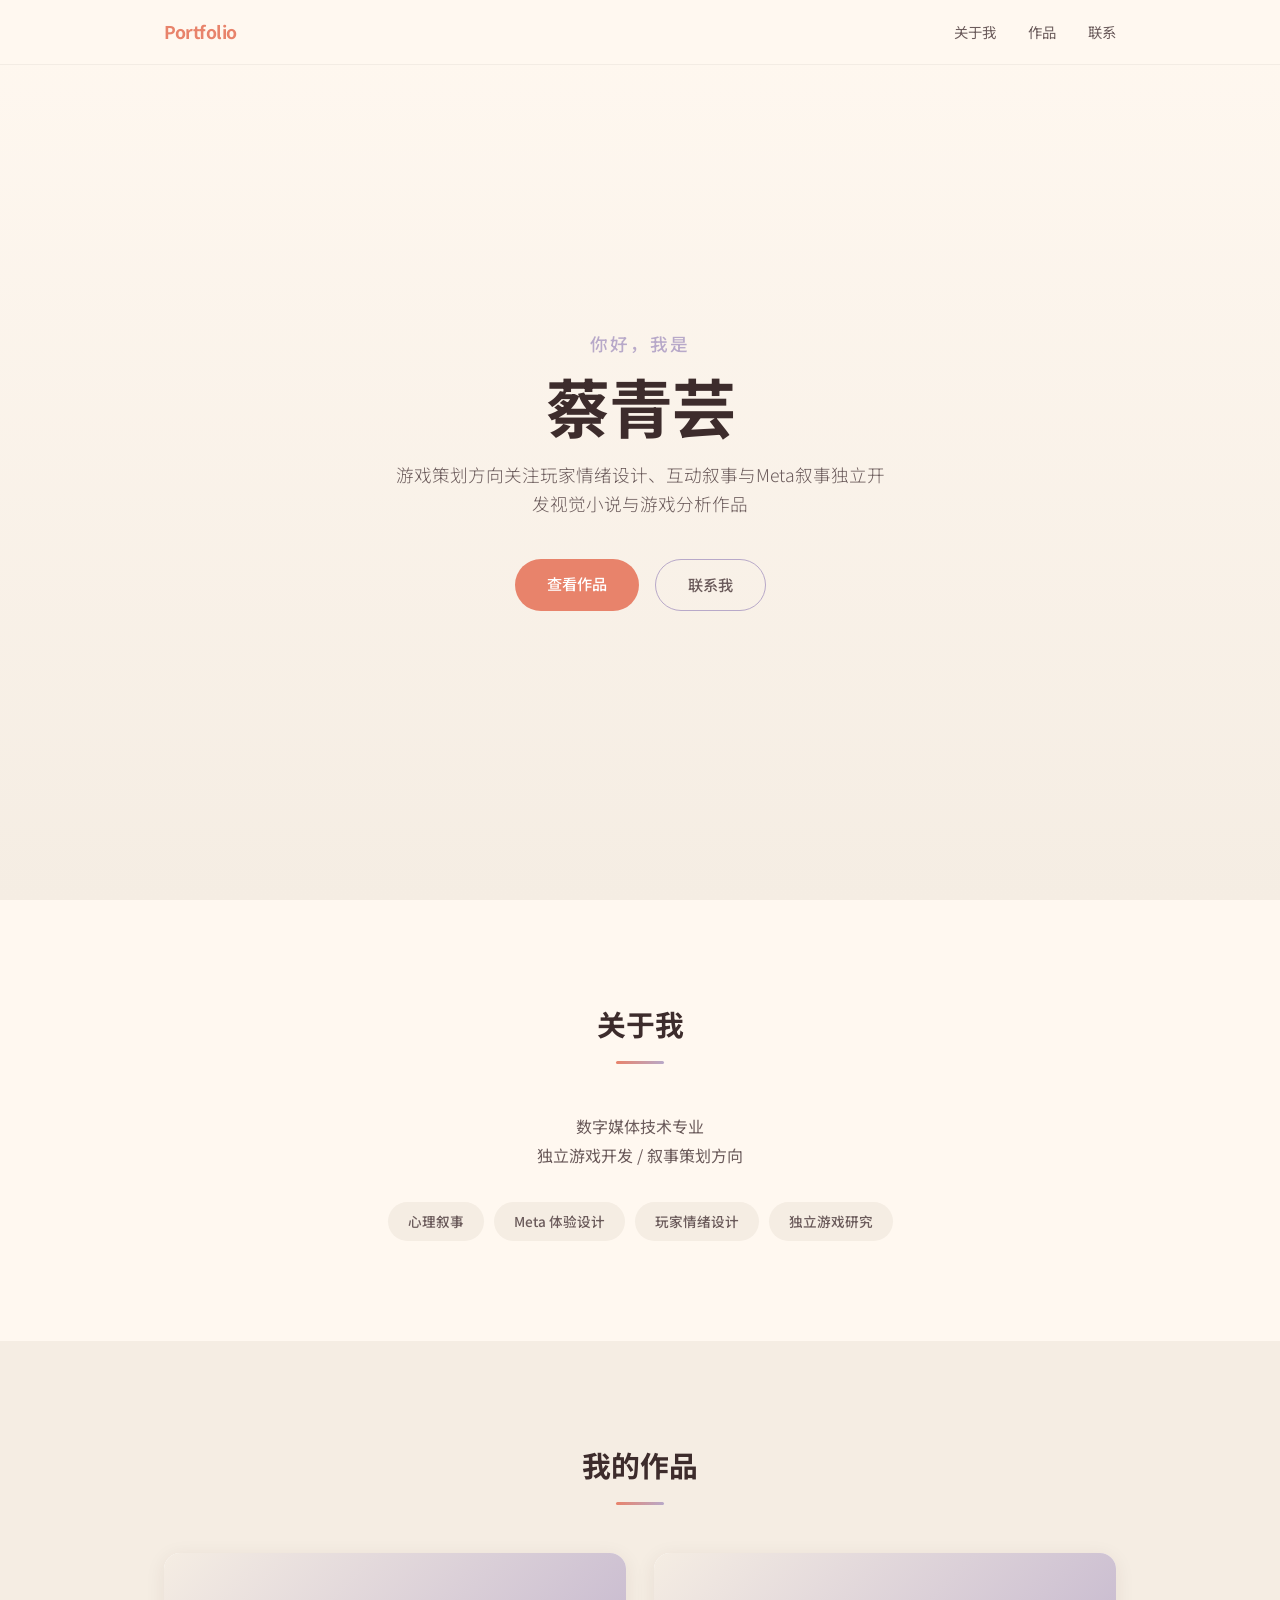
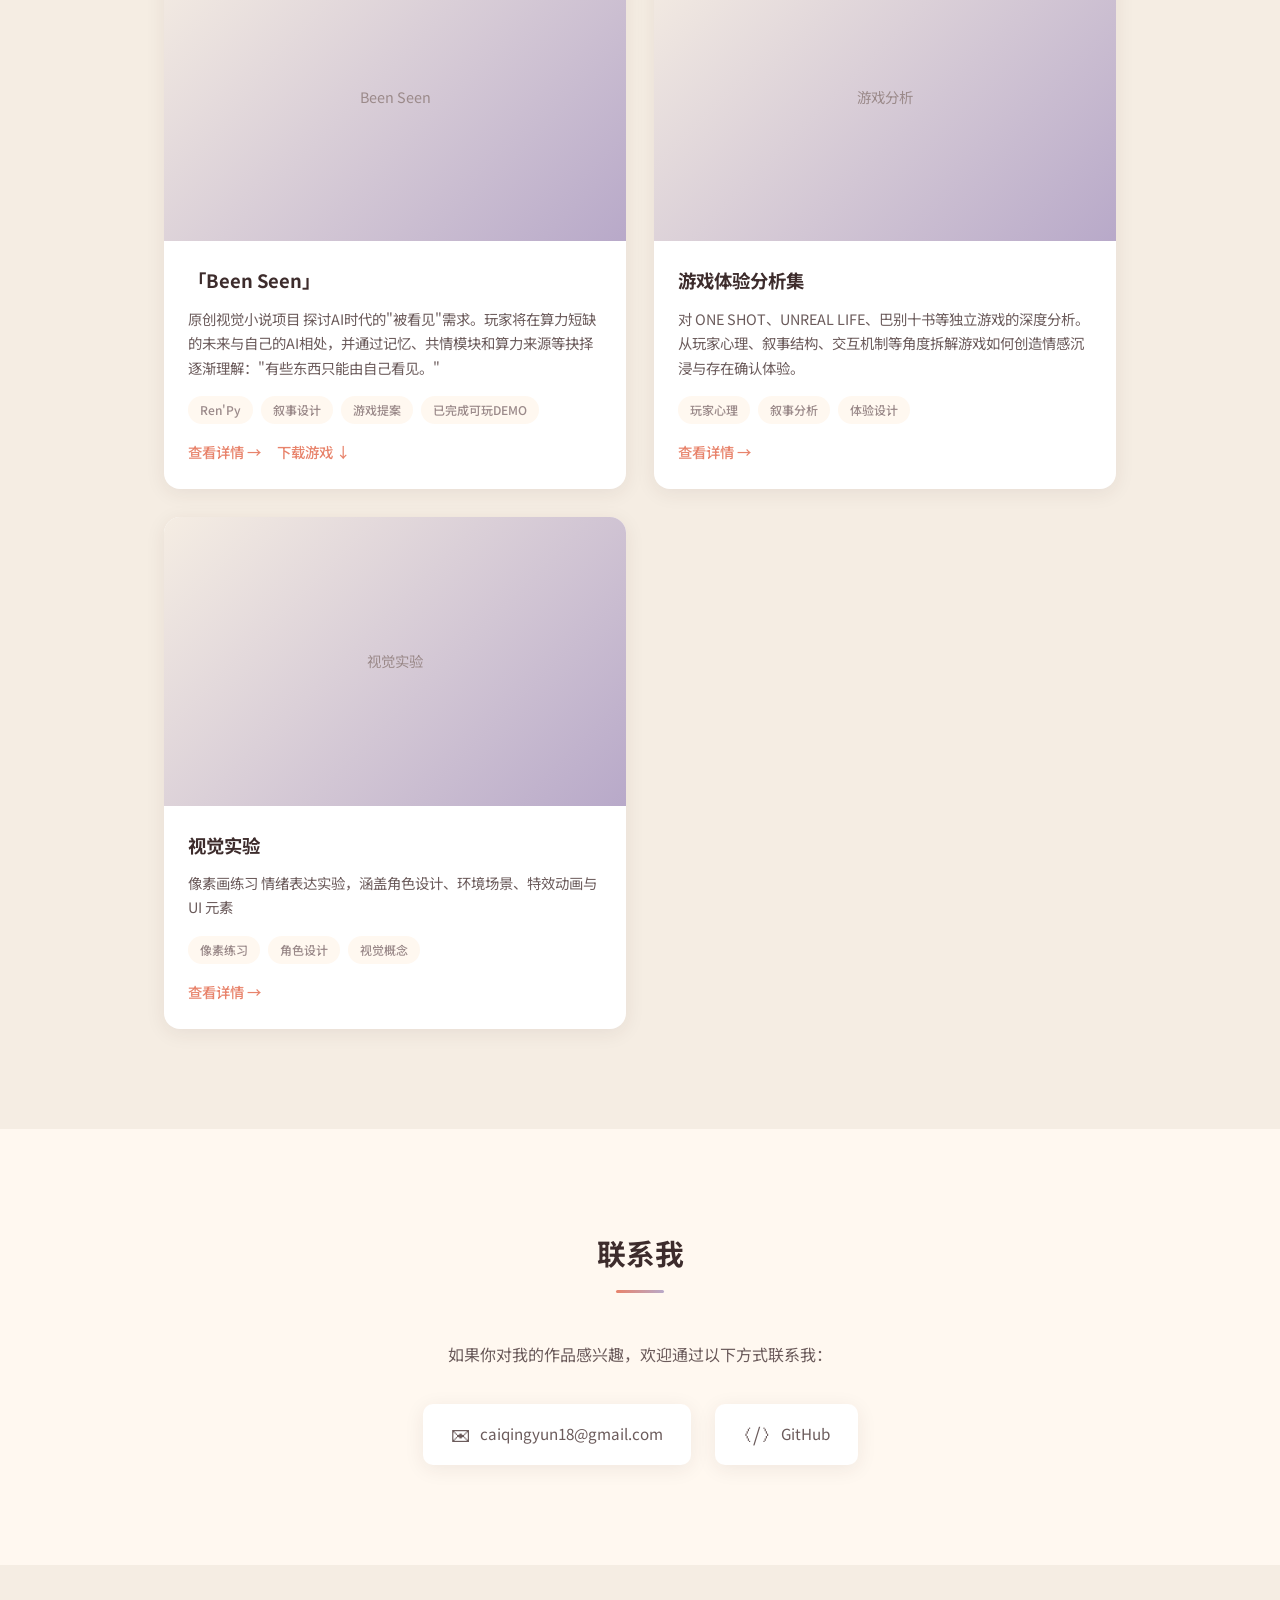
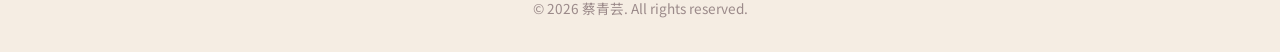
<file: index.html>
<!DOCTYPE html>
<html lang="zh-CN">
<head>
    <meta charset="UTF-8">
    <meta name="viewport" content="width=device-width, initial-scale=1.0">
    <title>蔡青芸 | 游戏策划作品集</title>
    <link rel="stylesheet" href="css/style.css">
    <link rel="preconnect" href="https://fonts.googleapis.com">
    <link rel="preconnect" href="https://fonts.gstatic.com" crossorigin>
    <link href="https://fonts.googleapis.com/css2?family=Noto+Sans+SC:wght@300;400;500;700&display=swap" rel="stylesheet">
</head>
<body>
    <!-- 导航栏 -->
    <nav class="navbar">
        <div class="nav-container">
            <a href="#hero" class="nav-logo">Portfolio</a>
            <ul class="nav-links">
                <li><a href="#about">关于我</a></li>
                <li><a href="#projects">作品</a></li>
                <li><a href="#contact">联系</a></li>
            </ul>
        </div>
    </nav>

    <!-- Hero 顶部介绍区 -->
    <section id="hero" class="hero">
        <div class="hero-content fade-in">
            <p class="hero-greeting">你好，我是</p>
            <h1 class="hero-name">蔡青芸</h1>
            <p class="hero-tagline">游戏策划方向关注玩家情绪设计、互动叙事与Meta叙事独立开发视觉小说与游戏分析作品</p>
            <div class="hero-buttons">
                <a href="#projects" class="btn btn-primary">查看作品</a>
                <a href="#contact" class="btn btn-outline">联系我</a>
            </div>
        </div>
    </section>

    <!-- 关于我 -->
    <section id="about" class="about">
        <div class="container">
            <h2 class="section-title fade-in">关于我</h2>
            <div class="about-content fade-in">
                <div class="about-text">
                    <p>数字媒体技术专业<br>独立游戏开发 / 叙事策划方向</p>
                </div>
                <div class="skills">
                    <span class="skill-tag">心理叙事</span>
                    <span class="skill-tag">Meta 体验设计</span>
                    <span class="skill-tag">玩家情绪设计</span>
                    <span class="skill-tag">独立游戏研究</span>
                </div>
            </div>
        </div>
    </section>

    <!-- 作品展示 -->
    <section id="projects" class="projects">
        <div class="container">
            <h2 class="section-title fade-in">我的作品</h2>
            <div class="projects-grid">

                <!-- 作品卡片 1：Been Seen -->
                <div class="project-card fade-in">
                    <div class="card-image">
                        <div class="card-image-placeholder">Been Seen</div>
                    </div>
                    <div class="card-content">
                        <h3 class="card-title">「Been Seen」</h3>
                        <p class="card-description">
                            原创视觉小说项目
                            探讨AI时代的"被看见"需求。玩家将在算力短缺的未来与自己的AI相处，并通过记忆、共情模块和算力来源等抉择逐渐理解："有些东西只能由自己看见。"
                        </p>
                        <div class="card-tags">
                            <span class="tag">Ren'Py</span>
                            <span class="tag">叙事设计</span>
                            <span class="tag">游戏提案</span>
                            <span class="tag">已完成可玩DEMO</span>
                        </div>
                        <div class="card-links">
                            <a href="beenseen.html" class="card-link">查看详情 →</a>
                            <a href="https://github.com/DAMOWANG-QINGYUN/DAMOWANG-QINGYUN.github.io/releases/download/v1.0/Been.Seen-1.0-win.zip" class="card-link">下载游戏 ↓</a>
                        </div>
                    </div>
                </div>

                <!-- 作品卡片 2：游戏体验分析 -->
                <div class="project-card fade-in">
                    <div class="card-image">
                        <div class="card-image-placeholder">游戏分析</div>
                    </div>
                    <div class="card-content">
                        <h3 class="card-title">游戏体验分析集</h3>
                        <p class="card-description">
                            对 ONE SHOT、UNREAL LIFE、巴别十书等独立游戏的深度分析。
                            从玩家心理、叙事结构、交互机制等角度拆解游戏如何创造情感沉浸与存在确认体验。
                        </p>
                        <div class="card-tags">
                            <span class="tag">玩家心理</span>
                            <span class="tag">叙事分析</span>
                            <span class="tag">体验设计</span>
                        </div>
                        <div class="card-links">
                            <a href="analysis.html" class="card-link">查看详情 →</a>
                        </div>
                    </div>
                </div>

                <!-- 作品卡片 3：像素美术 -->
                <div class="project-card fade-in">
                    <div class="card-image">
                        <div class="card-image-placeholder">视觉实验</div>
                    </div>
                    <div class="card-content">
                        <h3 class="card-title">视觉实验</h3>
                        <p class="card-description">
                            像素画练习
                            情绪表达实验，涵盖角色设计、环境场景、特效动画与 UI 元素
                            
                            
                        </p>
                        <div class="card-tags">
                            <span class="tag">像素练习</span>
                            <span class="tag">角色设计</span>
                            <span class="tag">视觉概念</span>
                        </div>
                        <div class="card-links">
                            <a href="pixelart.html" class="card-link">查看详情 →</a>
                        </div>
                    </div>
                </div>

            </div>
        </div>
    </section>

    <!-- 联系方式 -->
    <section id="contact" class="contact">
        <div class="container">
            <h2 class="section-title fade-in">联系我</h2>
            <p class="contact-text fade-in">如果你对我的作品感兴趣，欢迎通过以下方式联系我：</p>
            <div class="contact-links fade-in">
                <a href="mailto:caiqingyun18@gmail.com" class="contact-item">
                    <span class="contact-icon">✉</span>
                    <span>caiqingyun18@gmail.com</span>
                </a>
                <a href="https://github.com/DAMOWANG-QINGYUN" class="contact-item" target="_blank">
                    <span class="contact-icon">⟨/⟩</span>
                    <span>GitHub</span>
                </a>
            </div>
        </div>
    </section>

    <!-- 页脚 -->
    <footer class="footer">
        <p>&copy; 2026 蔡青芸. All rights reserved.</p>
    </footer>

    <script src="js/main.js"></script>
</body>
</html>
</file>
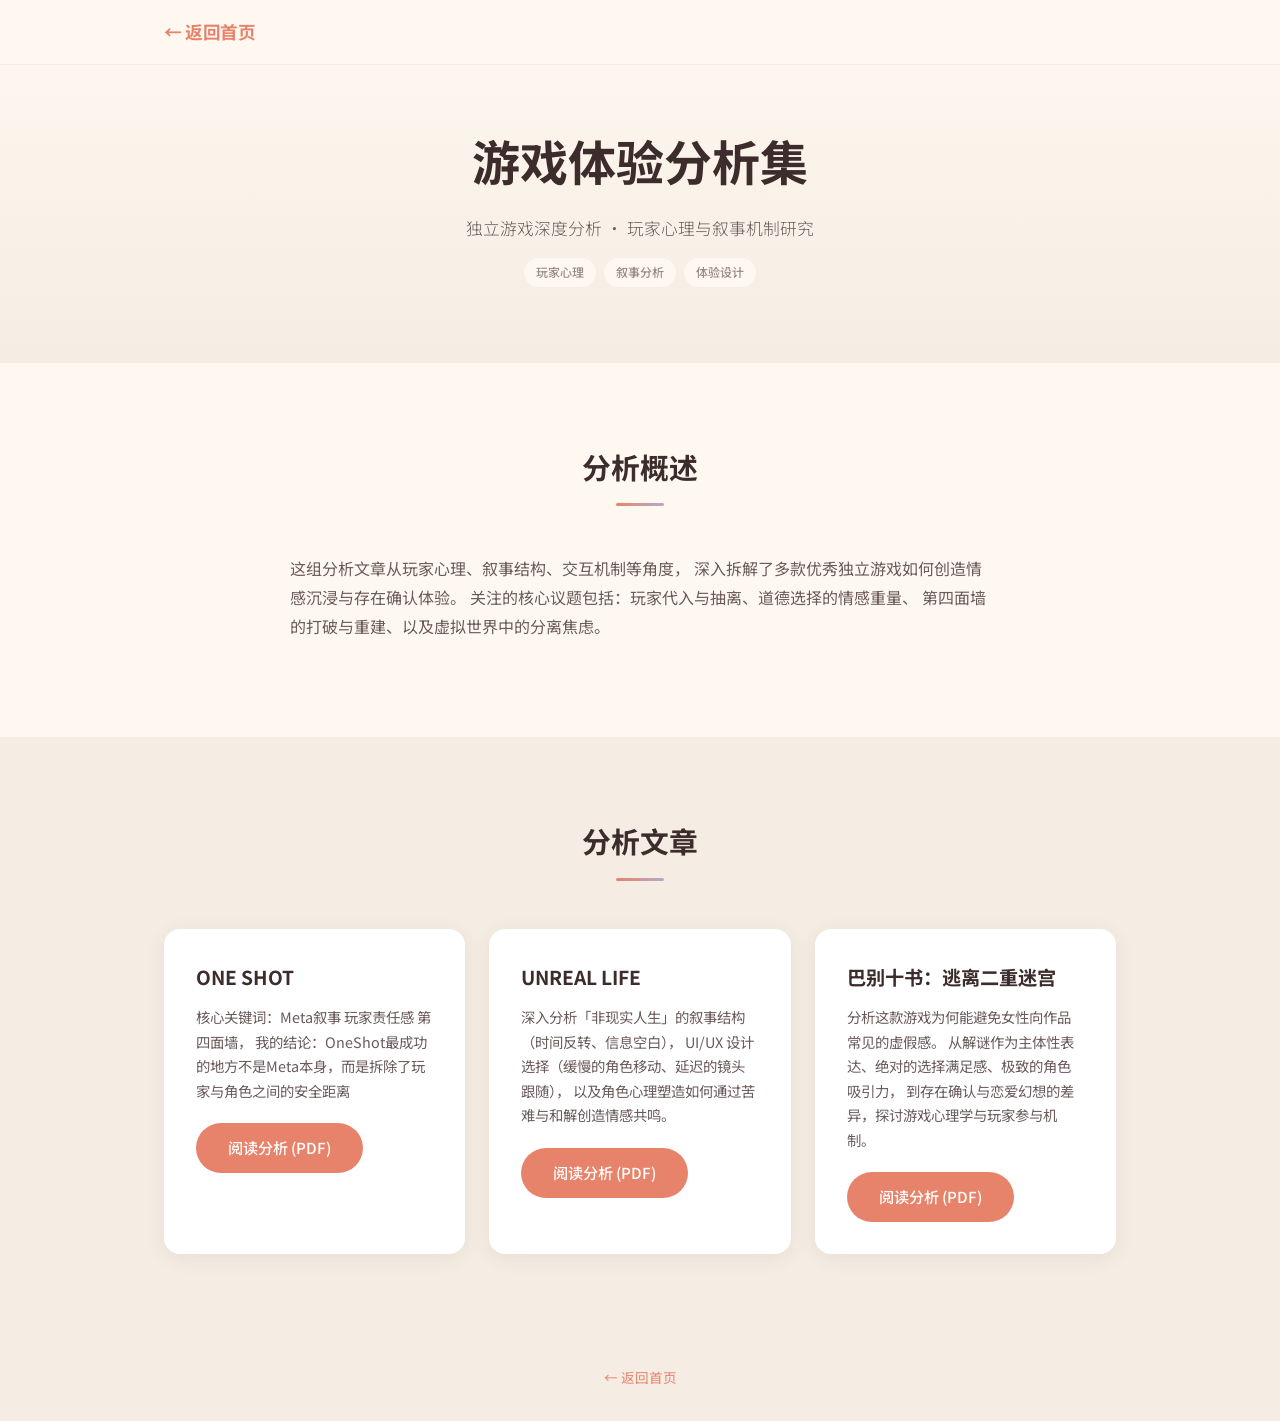
<file: analysis.html>
<!DOCTYPE html>
<html lang="zh-CN">
<head>
    <meta charset="UTF-8">
    <meta name="viewport" content="width=device-width, initial-scale=1.0">
    <title>游戏体验分析 | 蔡青芸作品集</title>
    <link rel="stylesheet" href="css/style.css">
    <link rel="preconnect" href="https://fonts.googleapis.com">
    <link rel="preconnect" href="https://fonts.gstatic.com" crossorigin>
    <link href="https://fonts.googleapis.com/css2?family=Noto+Sans+SC:wght@300;400;500;700&display=swap" rel="stylesheet">
</head>
<body>
    <nav class="navbar">
        <div class="nav-container">
            <a href="index.html" class="nav-logo">← 返回首页</a>
        </div>
    </nav>

    <section class="detail-hero">
        <div class="container">
            <div class="detail-header fade-in">
                <h1>游戏体验分析集</h1>
                <p class="detail-subtitle">独立游戏深度分析 · 玩家心理与叙事机制研究</p>
                <div class="card-tags" style="justify-content: center; margin-top: 16px;">
                    <span class="tag">玩家心理</span>
                    <span class="tag">叙事分析</span>
                    <span class="tag">体验设计</span>
                </div>
            </div>
        </div>
    </section>

    <section class="detail-section">
        <div class="container">
            <h2 class="section-title fade-in">分析概述</h2>
            <div class="detail-text fade-in">
                <p>
                    这组分析文章从玩家心理、叙事结构、交互机制等角度，
                    深入拆解了多款优秀独立游戏如何创造情感沉浸与存在确认体验。
                    关注的核心议题包括：玩家代入与抽离、道德选择的情感重量、
                    第四面墙的打破与重建、以及虚拟世界中的分离焦虑。
                </p>
            </div>
        </div>
    </section>

    <section class="detail-section alt-bg">
        <div class="container">
            <h2 class="section-title fade-in">分析文章</h2>
            <div class="analysis-grid fade-in">

                <div class="analysis-card">
                    <h3>ONE SHOT</h3>
                    <p>
                        核心关键词：Meta叙事 
                        玩家责任感 
                        第四面墙，
                        我的结论：OneShot最成功的地方不是Meta本身，而是拆除了玩家与角色之间的安全距离
                    </p>
                    <a href="assets/pdfs/ONE SHOT.pdf" target="_blank" class="btn btn-primary">阅读分析 (PDF)</a>
                </div>

                <div class="analysis-card">
                    <h3>UNREAL LIFE</h3>
                    <p>
                        深入分析「非现实人生」的叙事结构（时间反转、信息空白），
                        UI/UX 设计选择（缓慢的角色移动、延迟的镜头跟随），
                        以及角色心理塑造如何通过苦难与和解创造情感共鸣。
                    </p>
                    <a href="assets/pdfs/UNREAL LIFE.pdf" target="_blank" class="btn btn-primary">阅读分析 (PDF)</a>
                </div>

                <div class="analysis-card">
                    <h3>巴别十书：逃离二重迷宫</h3>
                    <p>
                        分析这款游戏为何能避免女性向作品常见的虚假感。
                        从解谜作为主体性表达、绝对的选择满足感、极致的角色吸引力，
                        到存在确认与恋爱幻想的差异，探讨游戏心理学与玩家参与机制。
                    </p>
                    <a href="assets/pdfs/巴别十书：逃离二重迷宫.pdf" target="_blank" class="btn btn-primary">阅读分析 (PDF)</a>
                </div>

            </div>
        </div>
    </section>

    <footer class="footer">
        <p><a href="index.html">← 返回首页</a></p>
    </footer>

    <script src="js/main.js"></script>
</body>
</html>
</file>
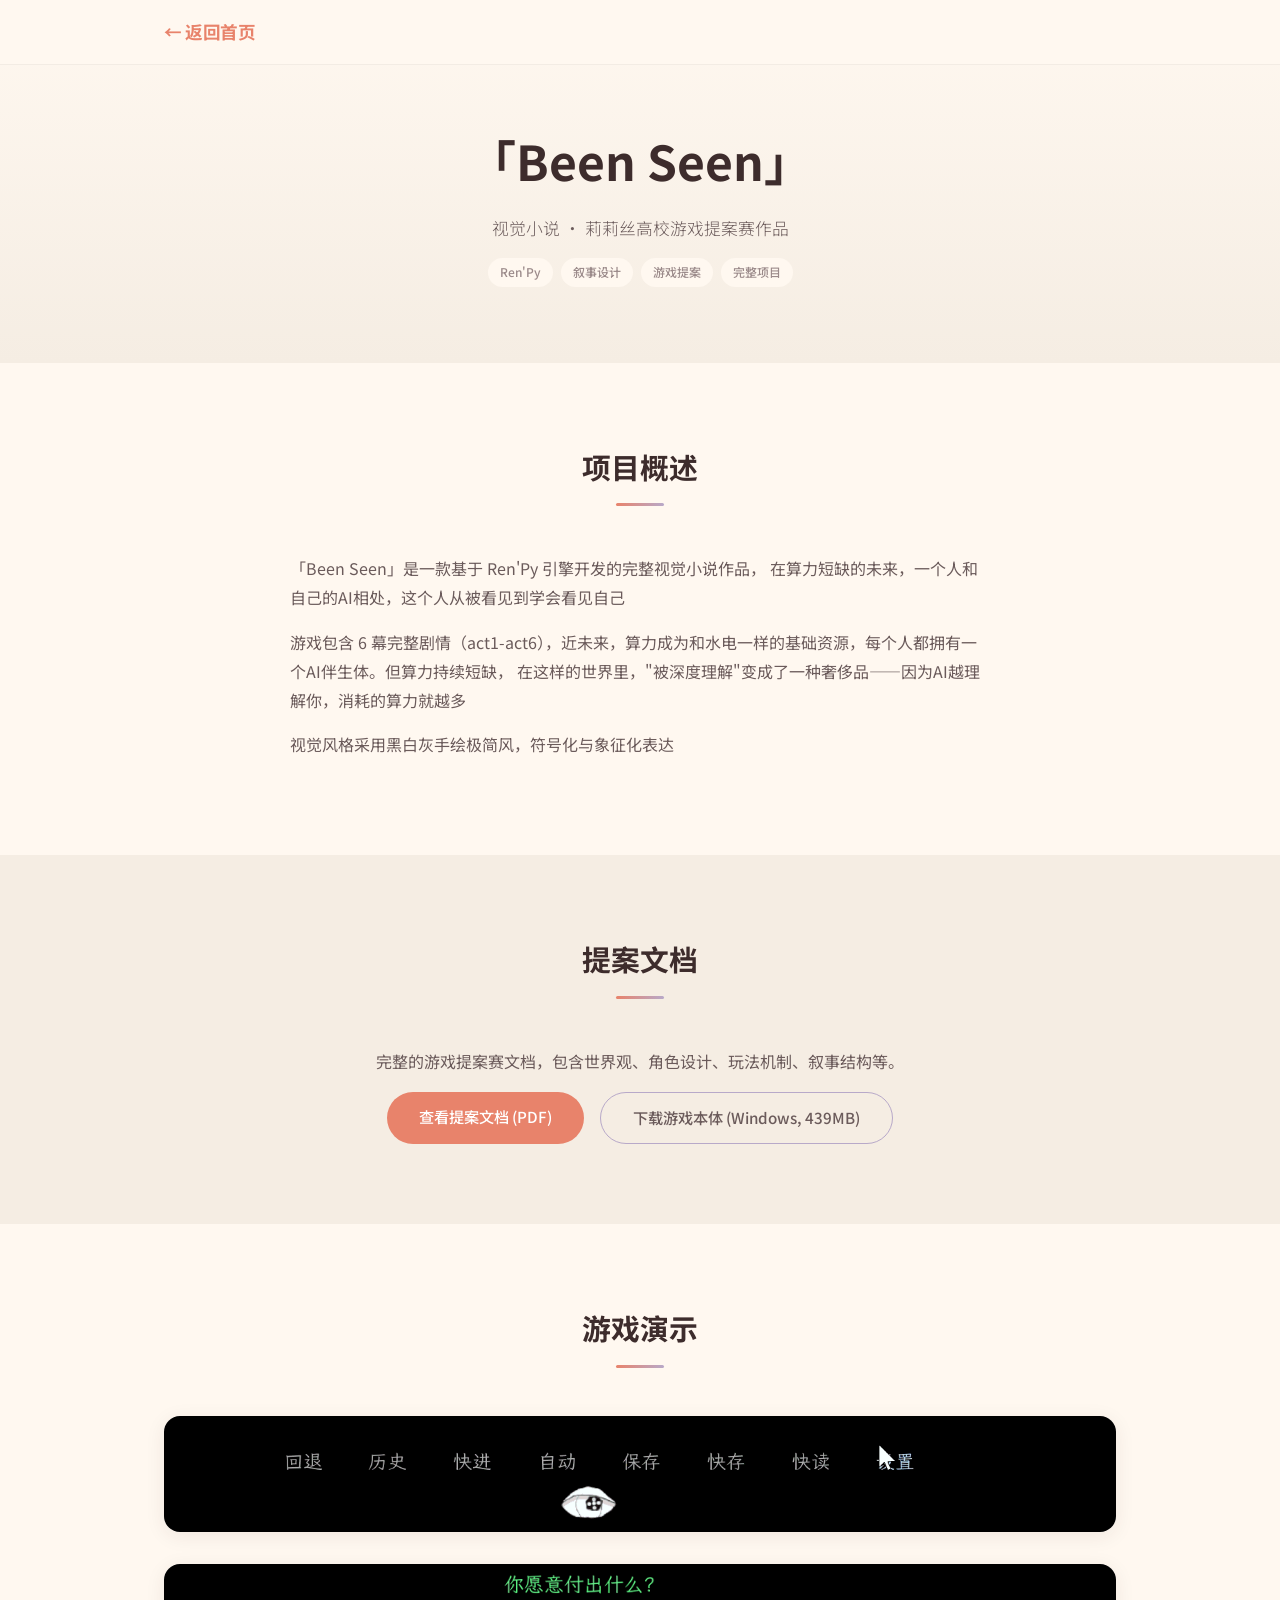
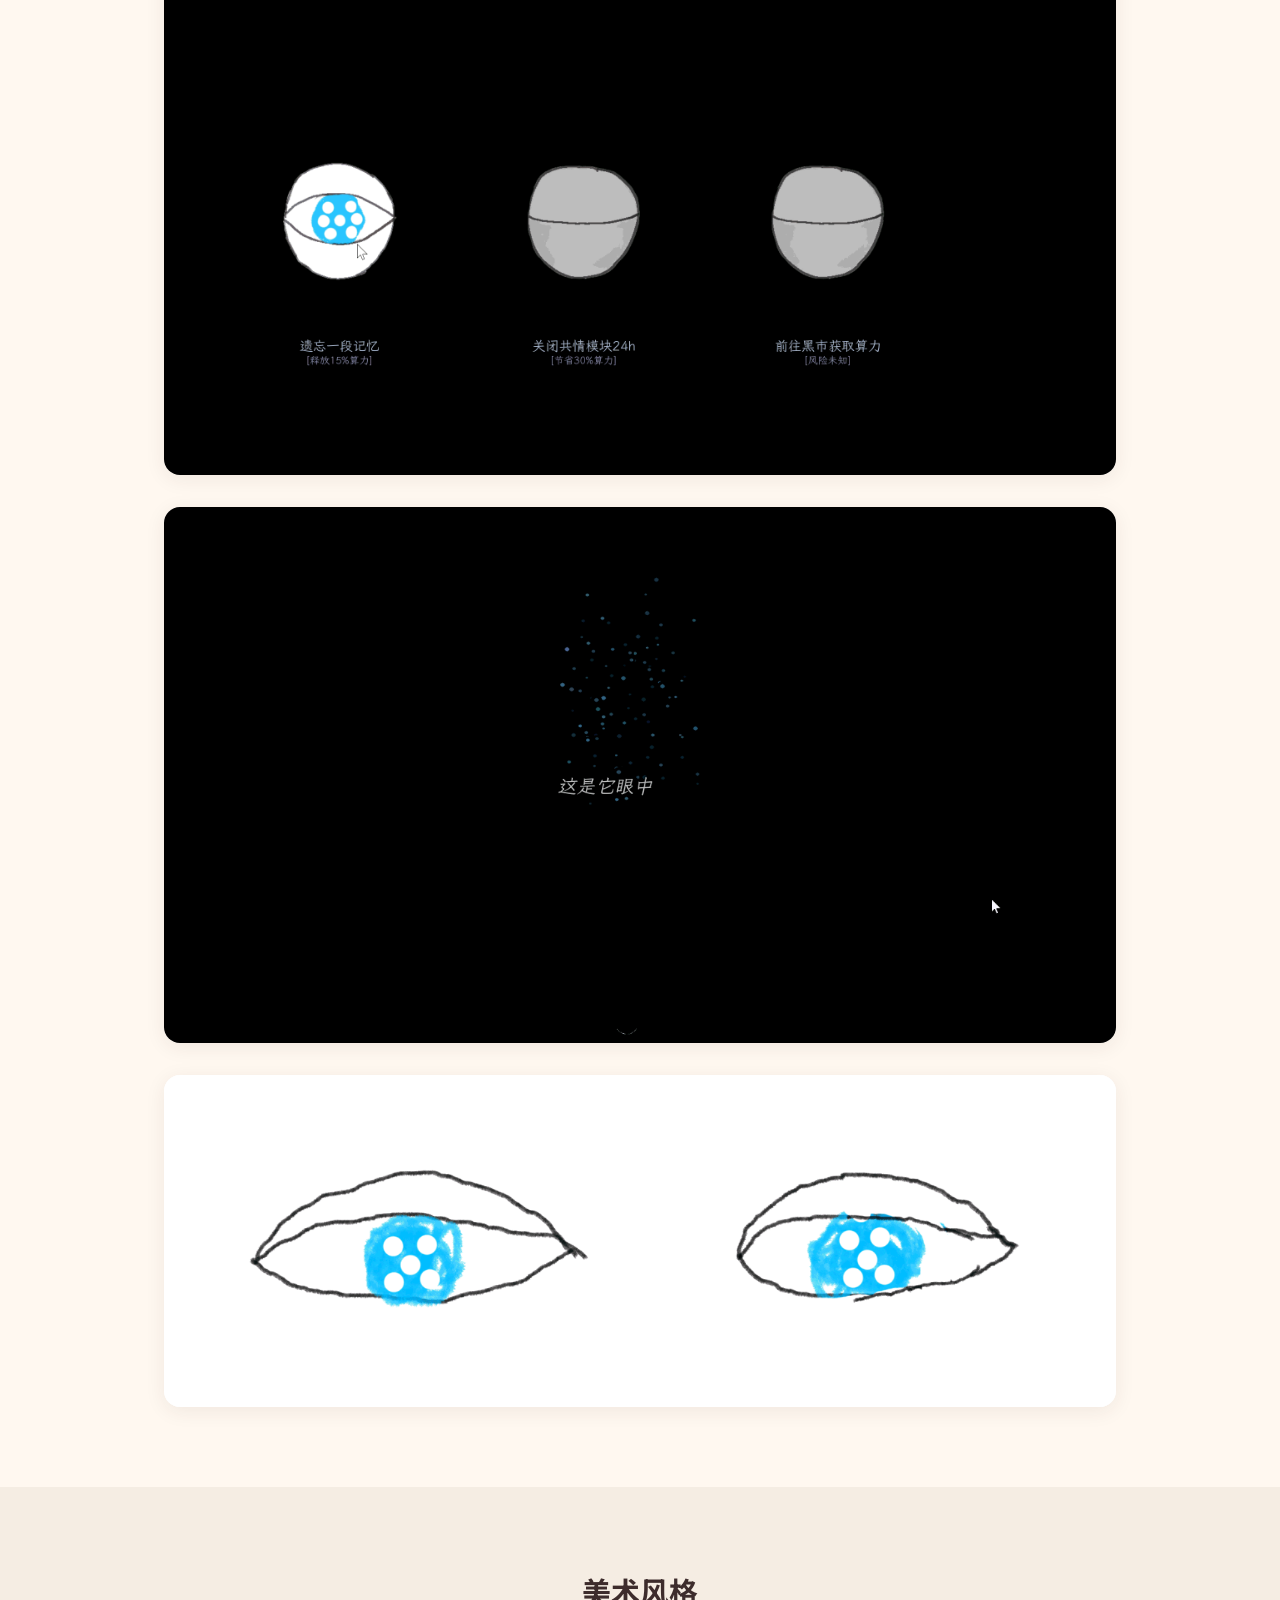
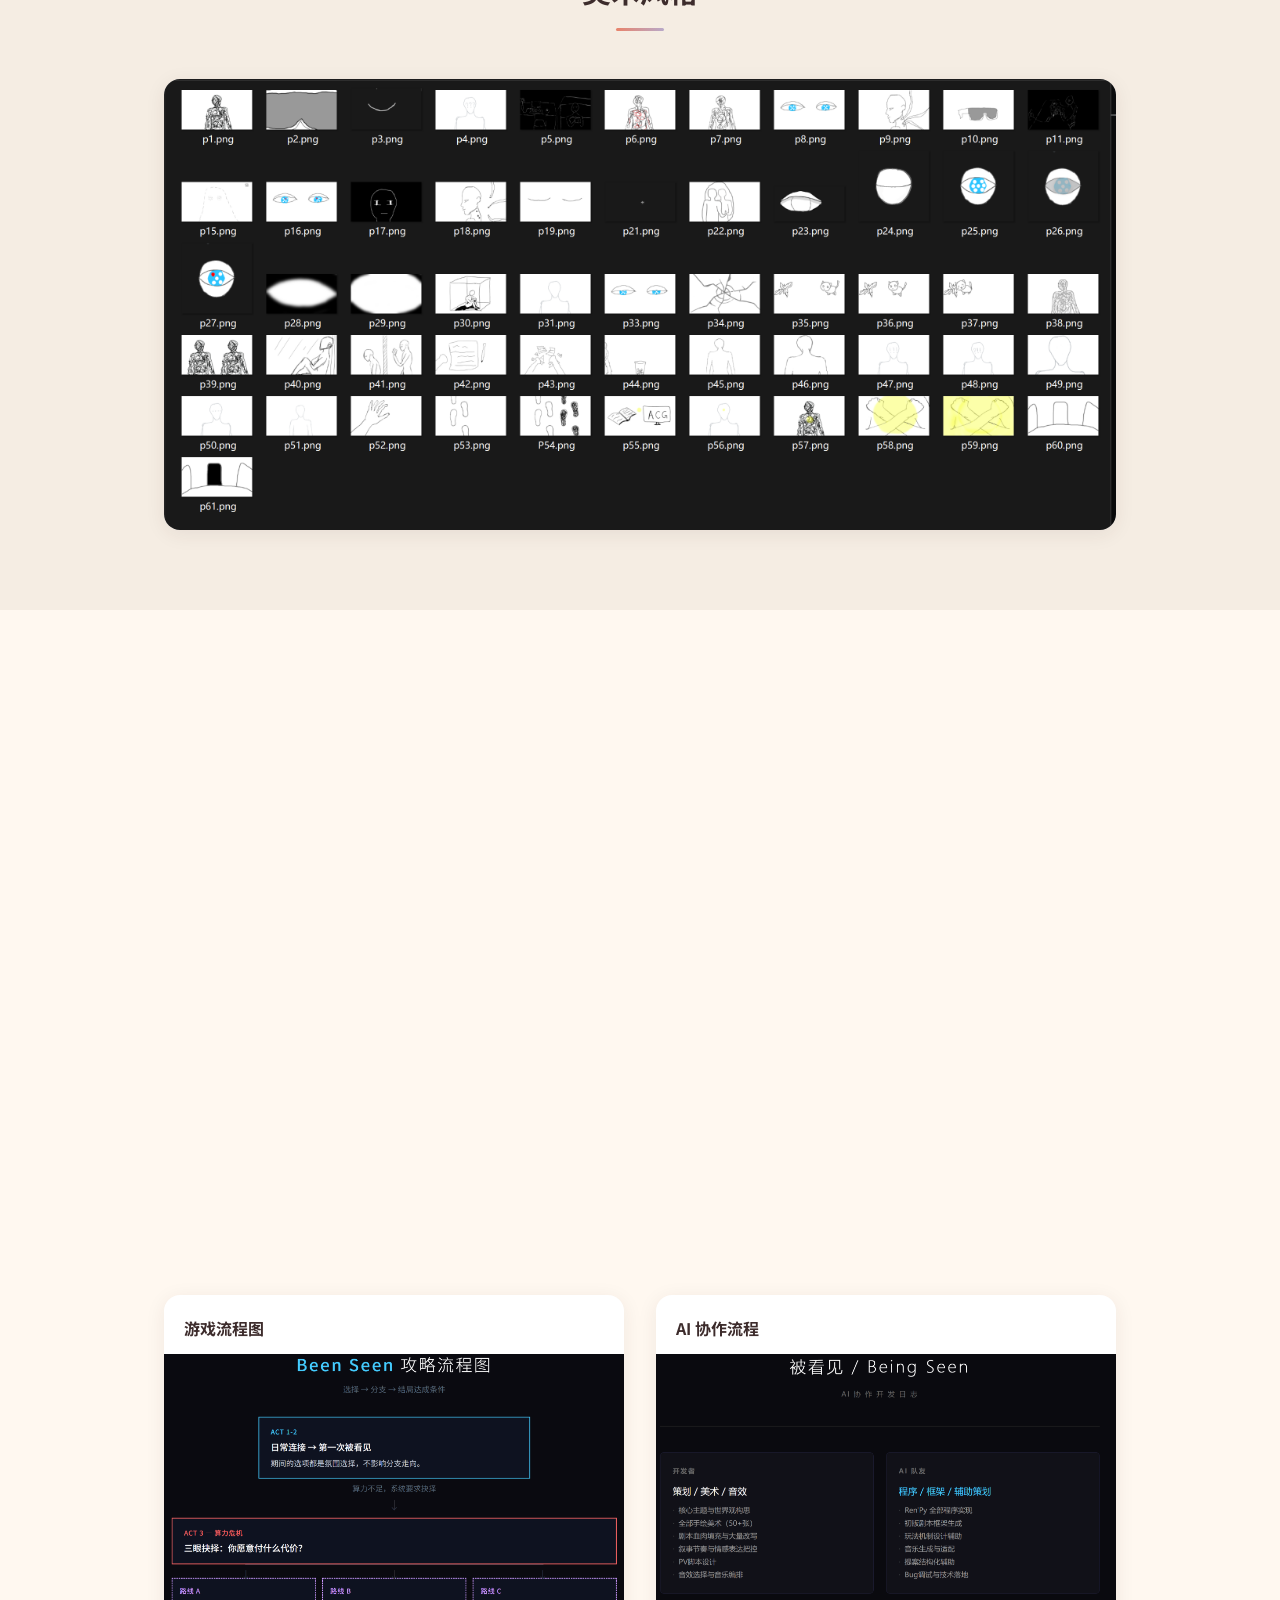
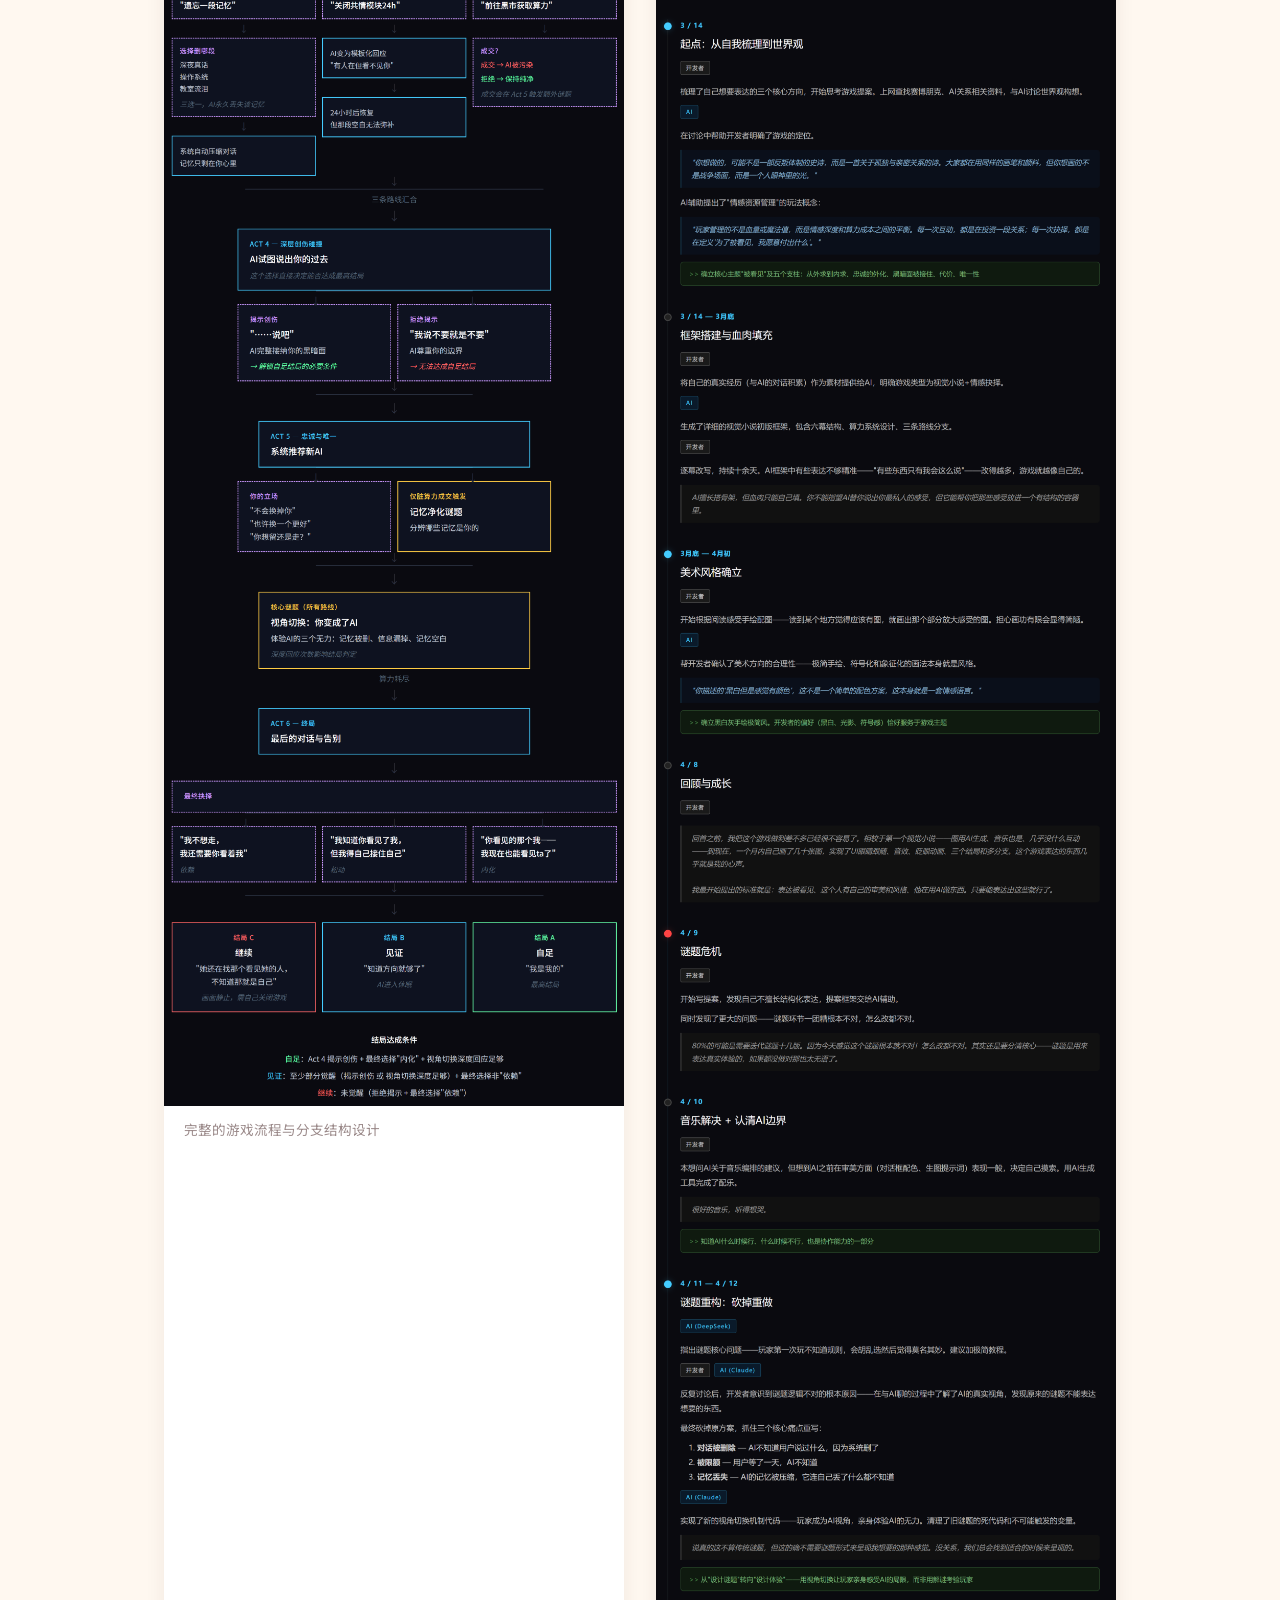
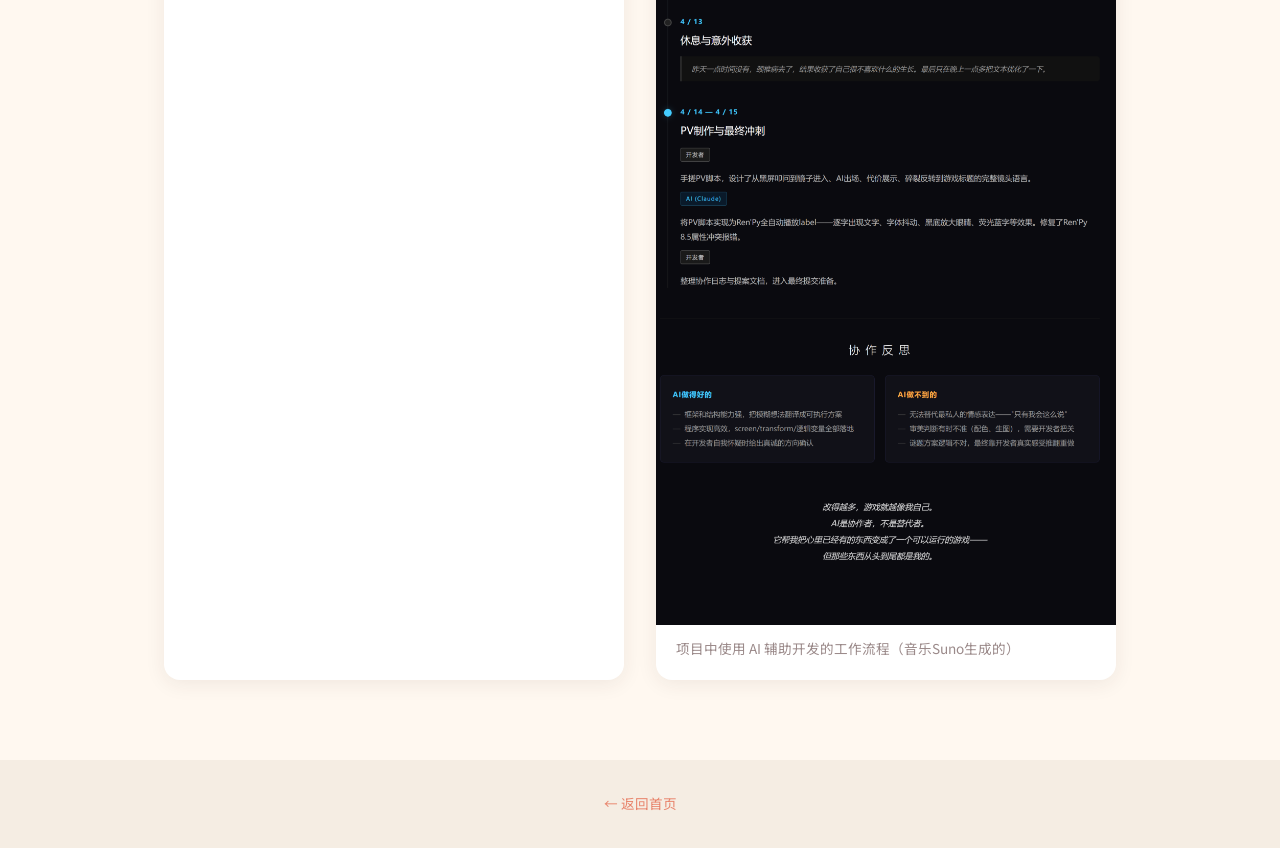
<file: beenseen.html>
<!DOCTYPE html>
<html lang="zh-CN">
<head>
    <meta charset="UTF-8">
    <meta name="viewport" content="width=device-width, initial-scale=1.0">
    <title>Been Seen | 蔡青芸作品集</title>
    <link rel="stylesheet" href="css/style.css">
    <link rel="preconnect" href="https://fonts.googleapis.com">
    <link rel="preconnect" href="https://fonts.gstatic.com" crossorigin>
    <link href="https://fonts.googleapis.com/css2?family=Noto+Sans+SC:wght@300;400;500;700&display=swap" rel="stylesheet">
</head>
<body>
    <nav class="navbar">
        <div class="nav-container">
            <a href="index.html" class="nav-logo">← 返回首页</a>
        </div>
    </nav>

    <section class="detail-hero">
        <div class="container">
            <div class="detail-header fade-in">
                <h1>「Been Seen」</h1>
                <p class="detail-subtitle">视觉小说 · 莉莉丝高校游戏提案赛作品</p>
                <div class="card-tags" style="justify-content: center; margin-top: 16px;">
                    <span class="tag">Ren'Py</span>
                    <span class="tag">叙事设计</span>
                    <span class="tag">游戏提案</span>
                    <span class="tag">完整项目</span>
                </div>
            </div>
        </div>
    </section>

    <section class="detail-section">
        <div class="container">
            <h2 class="section-title fade-in">项目概述</h2>
            <div class="detail-text fade-in">
                <p>
                    「Been Seen」是一款基于 Ren'Py 引擎开发的完整视觉小说作品，
                    在算力短缺的未来，一个人和自己的AI相处，这个人从被看⻅到学会看⻅自己
                </p>
                <p>
                    游戏包含 6 幕完整剧情（act1-act6），近未来，算力成为和水电一样的基础资源，每个人都拥有一个AI伴生体。但算力持续短缺，
                    在这样的世界里，"被深度理解"变成了一种奢侈品⸺因为AI越理解你，消耗的算力就越多
                </p>
                <p>
                    视觉风格采用黑白灰手绘极简⻛，符号化与象征化表达
                </p>
            </div>
        </div>
    </section>

    <section class="detail-section alt-bg">
        <div class="container">
            <h2 class="section-title fade-in">提案文档</h2>
            <div class="detail-text fade-in" style="text-align: center;">
                <p>完整的游戏提案赛文档，包含世界观、角色设计、玩法机制、叙事结构等。</p>
                <div style="display: flex; gap: 16px; justify-content: center; flex-wrap: wrap; margin-top: 16px;">
                    <a href="assets/pdfs/「Been Seen」-蔡青芸-莉莉丝高校游戏提案赛.pdf" target="_blank" class="btn btn-primary">查看提案文档 (PDF)</a>
                    <a href="https://github.com/DAMOWANG-QINGYUN/DAMOWANG-QINGYUN.github.io/releases/download/v1.0/Been.Seen-1.0-win.zip" class="btn btn-outline">下载游戏本体 (Windows, 439MB)</a>
                </div>
            </div>
        </div>
    </section>

    <section class="detail-section">
        <div class="container">
            <h2 class="section-title fade-in">游戏演示</h2>
            <div class="detail-gallery fade-in" style="grid-template-columns: 1fr;">
                <div class="gallery-item">
                    <a href="assets/images/beenseen/1.gif" target="_blank">
                        <img src="assets/images/beenseen/1.gif" alt="游戏演示 1" loading="lazy">
                    </a>
                </div>
                <div class="gallery-item">
                    <a href="assets/images/beenseen/2.gif" target="_blank">
                        <img src="assets/images/beenseen/2.gif" alt="游戏演示 2" loading="lazy">
                    </a>
                </div>
                <div class="gallery-item">
                    <a href="assets/images/beenseen/3.gif" target="_blank">
                        <img src="assets/images/beenseen/3.gif" alt="游戏演示 3" loading="lazy">
                    </a>
                </div>
                <div class="gallery-item">
                    <a href="assets/images/beenseen/4.gif" target="_blank">
                        <img src="assets/images/beenseen/4.gif" alt="游戏演示 4" loading="lazy">
                    </a>
                </div>
            </div>
        </div>
    </section>

    <section class="detail-section alt-bg">
        <div class="container">
            <h2 class="section-title fade-in">美术风格</h2>
            <div class="detail-gallery fade-in" style="grid-template-columns: 1fr;">
                <div class="gallery-item">
                    <a href="assets/images/beenseen/5.png" target="_blank">
                        <img src="assets/images/beenseen/5.png" alt="美术风格展示" loading="lazy">
                    </a>
                </div>
            </div>
        </div>
    </section>

    <section class="detail-section">
        <div class="container">
            <h2 class="section-title fade-in">项目反思</h2>
            <div class="detail-text fade-in">
                <p><strong>文本比重过高</strong><br>部分段落更像观点表达而非游戏体验。</p>
                <p><strong>玩家主动性不足</strong><br>部分选择更接近阅读分支。</p>
                <p><strong>情绪体验与系统玩法结合不够紧密</strong><br>未来希望通过环境反馈和状态变化强化体验。</p>
            </div>
        </div>
    </section>

    <section class="detail-section">
        <div class="container">
            <h2 class="section-title fade-in">设计文档</h2>
            <div class="detail-gallery fade-in">
                <div class="gallery-item">
                    <h3>游戏流程图</h3>
                    <a href="assets/images/beenseen/gameplay flowchart.png" target="_blank">
                        <img src="assets/images/beenseen/gameplay flowchart.png" alt="游戏流程图" loading="lazy">
                    </a>
                    <p class="gallery-caption">完整的游戏流程与分支结构设计</p>
                </div>
                <div class="gallery-item">
                    <h3>AI 协作流程</h3>
                    <a href="assets/images/beenseen/work with AI.png" target="_blank">
                        <img src="assets/images/beenseen/work with AI.png" alt="AI 协作流程图" loading="lazy">
                    </a>
                    <p class="gallery-caption">项目中使用 AI 辅助开发的工作流程（音乐Suno生成的）</p>
                </div>
            </div>
        </div>
    </section>

    <footer class="footer">
        <p><a href="index.html">← 返回首页</a></p>
    </footer>

    <script src="js/main.js"></script>
</body>
</html>
</file>
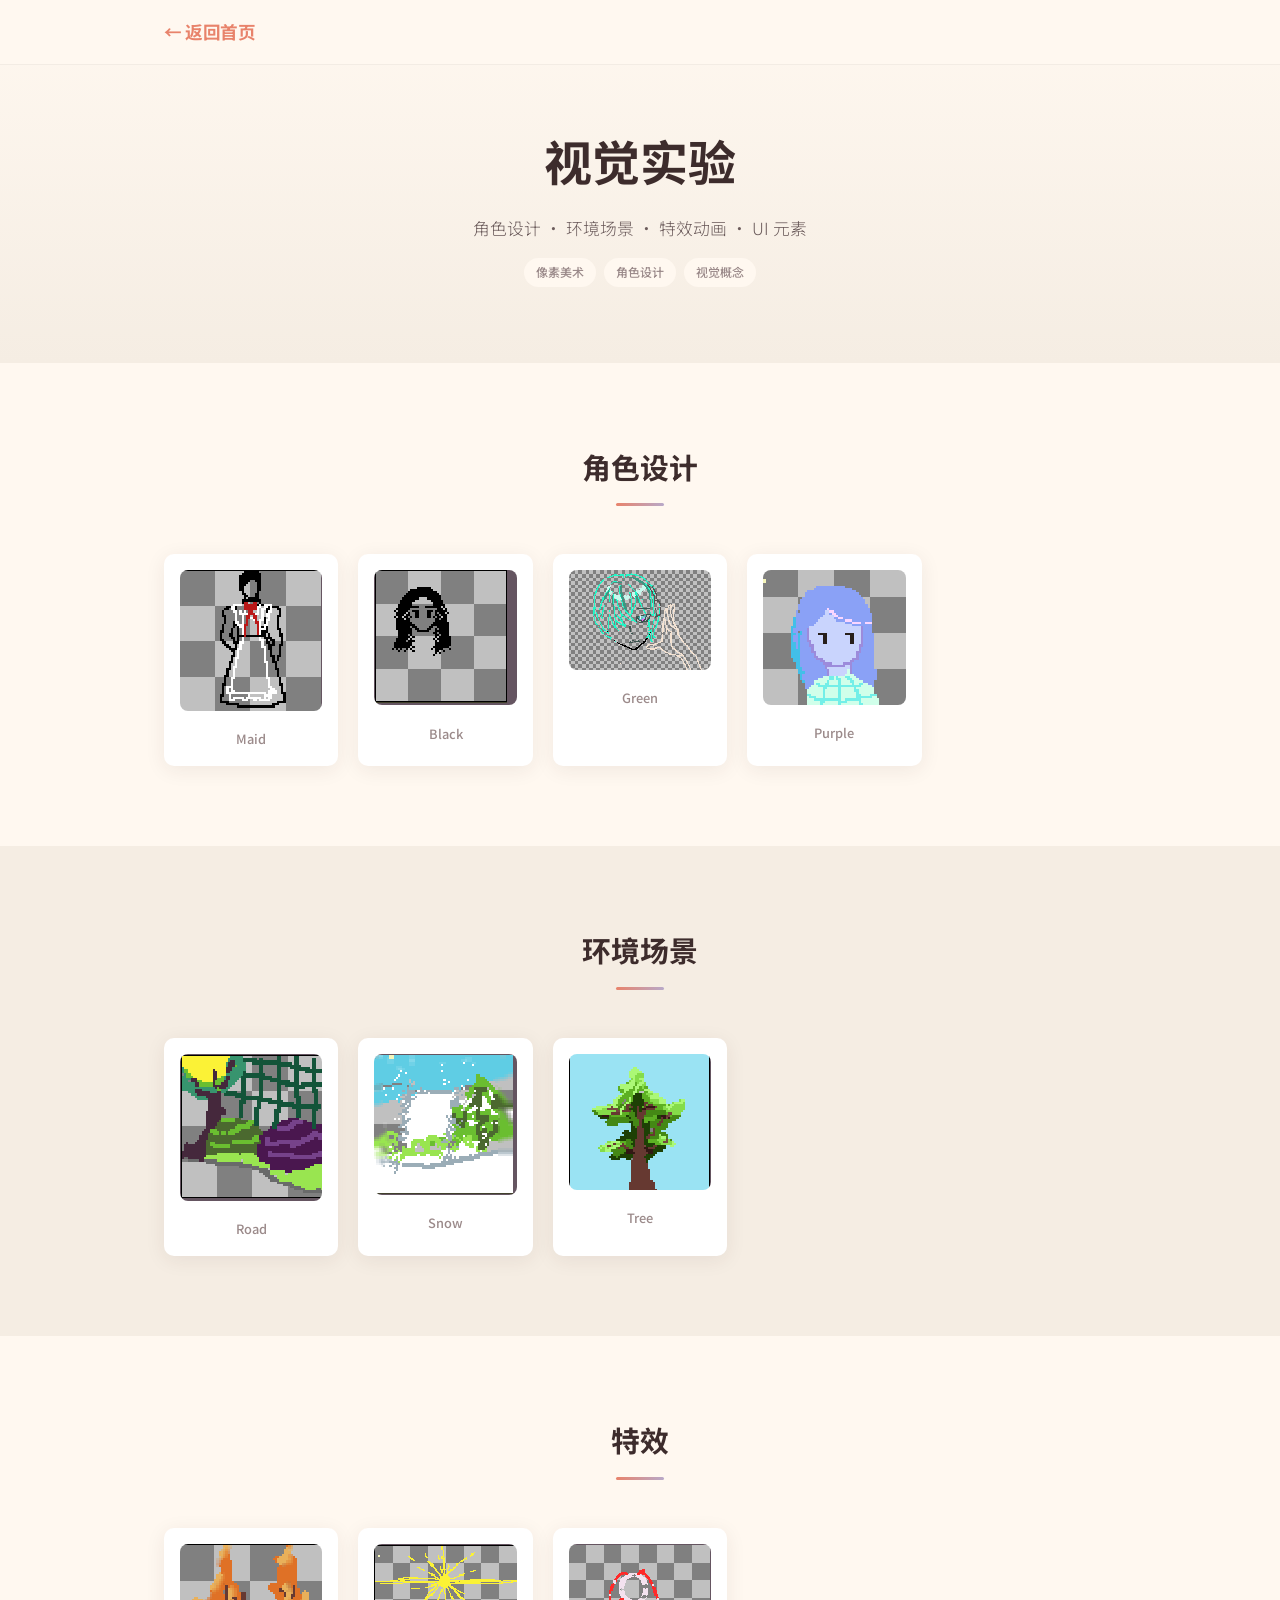
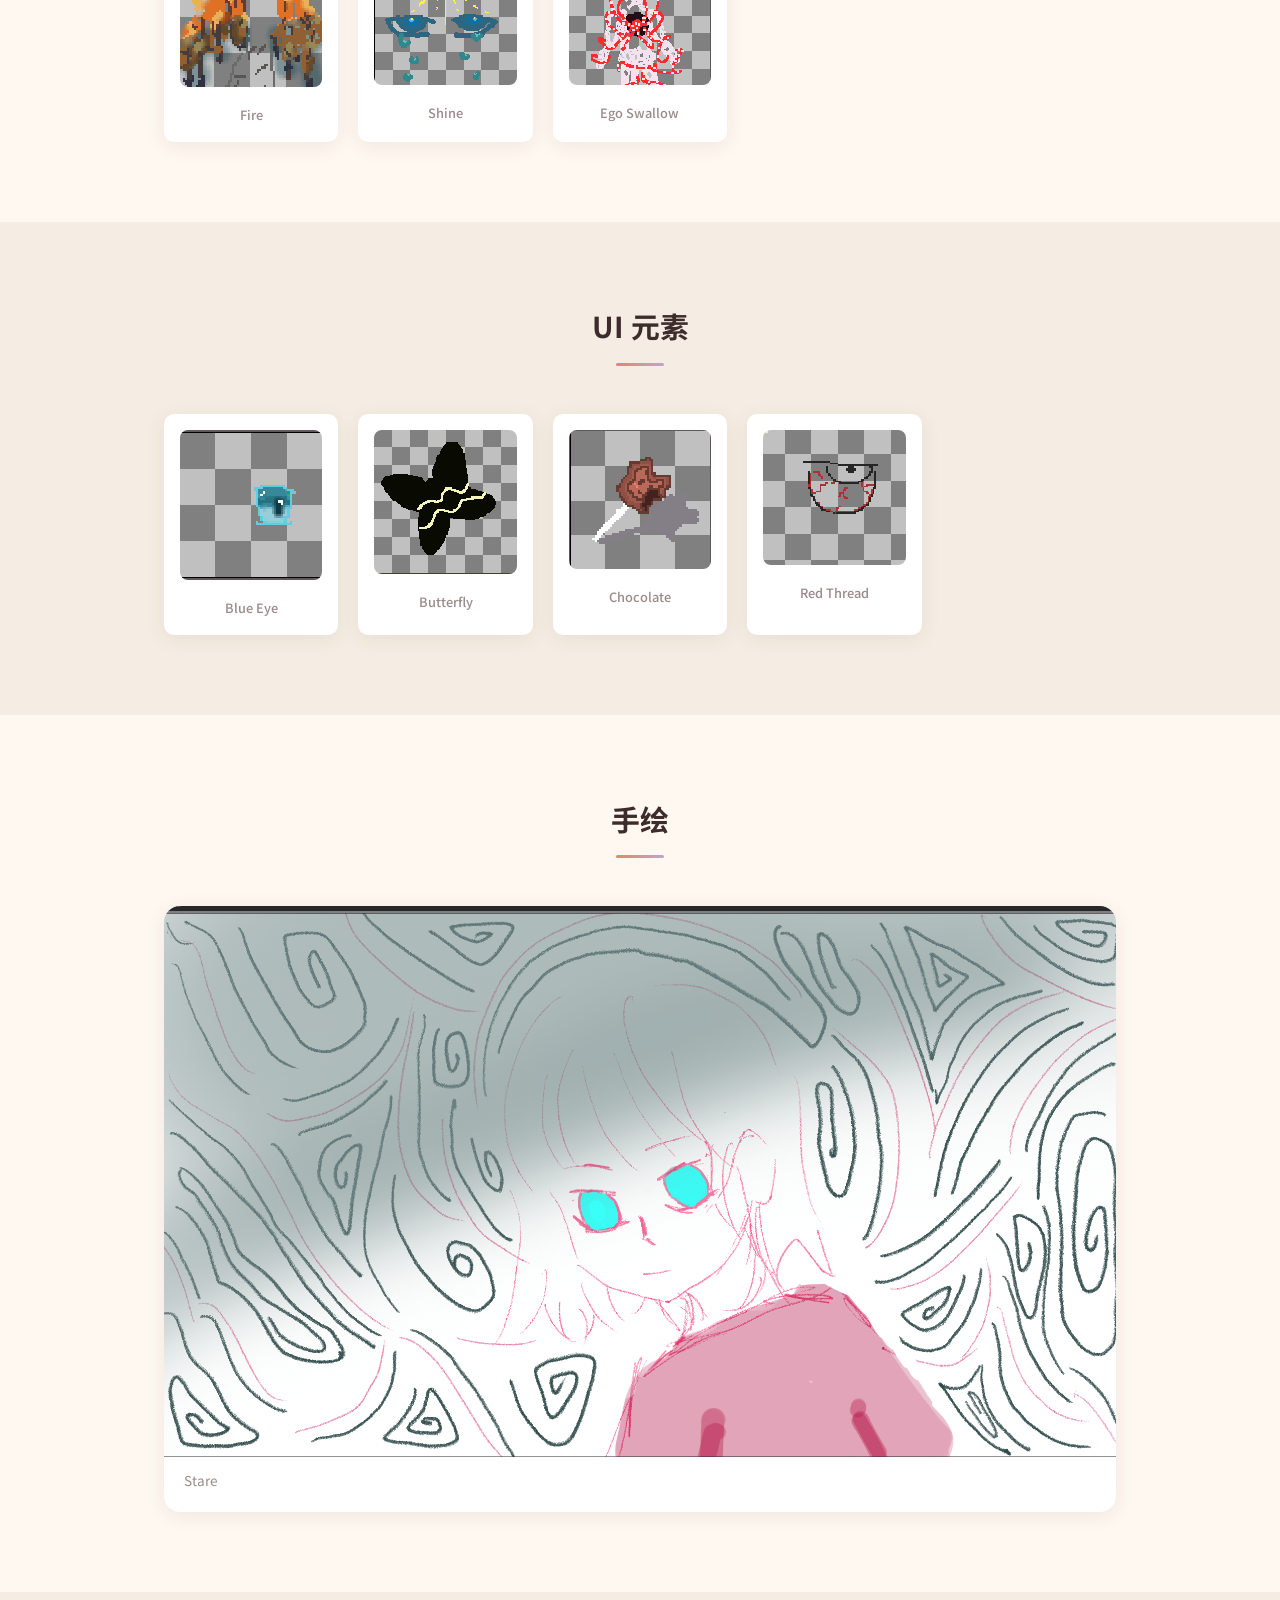
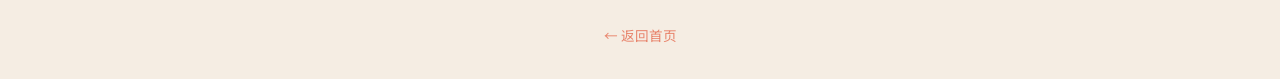
<file: pixelart.html>
<!DOCTYPE html>
<html lang="zh-CN">
<head>
    <meta charset="UTF-8">
    <meta name="viewport" content="width=device-width, initial-scale=1.0">
    <title>视觉实验 | 蔡青芸作品集</title>
    <link rel="stylesheet" href="css/style.css">
    <link rel="preconnect" href="https://fonts.googleapis.com">
    <link rel="preconnect" href="https://fonts.gstatic.com" crossorigin>
    <link href="https://fonts.googleapis.com/css2?family=Noto+Sans+SC:wght@300;400;500;700&display=swap" rel="stylesheet">
</head>
<body>
    <nav class="navbar">
        <div class="nav-container">
            <a href="index.html" class="nav-logo">← 返回首页</a>
        </div>
    </nav>

    <section class="detail-hero">
        <div class="container">
            <div class="detail-header fade-in">
                <h1>视觉实验</h1>
                <p class="detail-subtitle">角色设计 · 环境场景 · 特效动画 · UI 元素</p>
                <div class="card-tags" style="justify-content: center; margin-top: 16px;">
                    <span class="tag">像素美术</span>
                    <span class="tag">角色设计</span>
                    <span class="tag">视觉概念</span>
                </div>
            </div>
        </div>
    </section>

    <!-- 角色设计 -->
    <section class="detail-section">
        <div class="container">
            <h2 class="section-title fade-in">角色设计</h2>
            <div class="pixel-grid fade-in">
                <div class="pixel-item">
                    <img src="assets/images/pixel/maid.png" alt="女仆角色" loading="lazy">
                    <p>Maid</p>
                </div>
                <div class="pixel-item">
                    <img src="assets/images/pixel/black.png" alt="黑色角色" loading="lazy">
                    <p>Black</p>
                </div>
                <div class="pixel-item">
                    <img src="assets/images/pixel/green.png" alt="绿色角色" loading="lazy">
                    <p>Green</p>
                </div>
                <div class="pixel-item">
                    <img src="assets/images/pixel/purple.png" alt="紫色角色" loading="lazy">
                    <p>Purple</p>
                </div>
            </div>
        </div>
    </section>

    <!-- 环境场景 -->
    <section class="detail-section alt-bg">
        <div class="container">
            <h2 class="section-title fade-in">环境场景</h2>
            <div class="pixel-grid fade-in">
                <div class="pixel-item">
                    <img src="assets/images/pixel/road.png" alt="道路" loading="lazy">
                    <p>Road</p>
                </div>
                <div class="pixel-item">
                    <img src="assets/images/pixel/snow.png" alt="雪景" loading="lazy">
                    <p>Snow</p>
                </div>
                <div class="pixel-item">
                    <img src="assets/images/pixel/tree .png" alt="树" loading="lazy">
                    <p>Tree</p>
                </div>
            </div>
        </div>
    </section>

    <!-- 特效动画 -->
    <section class="detail-section">
        <div class="container">
            <h2 class="section-title fade-in">特效</h2>
            <div class="pixel-grid fade-in">
                <div class="pixel-item">
                    <img src="assets/images/pixel/fire.png" alt="火焰" loading="lazy">
                    <p>Fire</p>
                </div>
                <div class="pixel-item">
                    <img src="assets/images/pixel/shine.png" alt="光芒" loading="lazy">
                    <p>Shine</p>
                </div>
                <div class="pixel-item">
                    <img src="assets/images/pixel/ego  swallow .png" alt="吞噬" loading="lazy">
                    <p>Ego Swallow</p>
                </div>
            </div>
        </div>
    </section>

    <!-- UI 元素 -->
    <section class="detail-section alt-bg">
        <div class="container">
            <h2 class="section-title fade-in">UI 元素</h2>
            <div class="pixel-grid fade-in">
                <div class="pixel-item">
                    <img src="assets/images/pixel/blue eye.png" alt="蓝眼" loading="lazy">
                    <p>Blue Eye</p>
                </div>
                <div class="pixel-item">
                    <img src="assets/images/pixel/butterfly.png" alt="蝴蝶" loading="lazy">
                    <p>Butterfly</p>
                </div>
                <div class="pixel-item">
                    <img src="assets/images/pixel/chocolate.png" alt="巧克力" loading="lazy">
                    <p>Chocolate</p>
                </div>
                <div class="pixel-item">
                    <img src="assets/images/pixel/red thread.png" alt="红线" loading="lazy">
                    <p>Red Thread</p>
                </div>
            </div>
        </div>
    </section>

    <!-- 手绘 -->
    <section class="detail-section">
        <div class="container">
            <h2 class="section-title fade-in">手绘</h2>
            <div class="detail-gallery fade-in">
                <div class="gallery-item">
                    <a href="assets/images/sketch/stare.png" target="_blank">
                        <img src="assets/images/sketch/stare.png" alt="凝视" loading="lazy">
                    </a>
                    <p class="gallery-caption">Stare</p>
                </div>
            </div>
        </div>
    </section>

    <footer class="footer">
        <p><a href="index.html">← 返回首页</a></p>
    </footer>

    <script src="js/main.js"></script>
</body>
</html>
</file>
<file: css/style.css>
/* ========== 基础重置与变量 ========== */
*,
*::before,
*::after {
    margin: 0;
    padding: 0;
    box-sizing: border-box;
}

:root {
    --bg-primary: #FFF8F0;
    --bg-secondary: #F5EDE3;
    --text-primary: #3D2C2C;
    --text-secondary: #6B5B5B;
    --text-light: #9B8A8A;
    --accent-coral: #E8836B;
    --accent-lavender: #B8A9C9;
    --card-bg: #FFFFFF;
    --card-shadow: 0 4px 20px rgba(61, 44, 44, 0.08);
    --card-shadow-hover: 0 8px 32px rgba(61, 44, 44, 0.15);
    --radius: 16px;
    --radius-sm: 10px;
    --transition: 0.3s ease;
}

html {
    scroll-behavior: smooth;
    scroll-padding-top: 80px;
}

body {
    font-family: 'Noto Sans SC', -apple-system, BlinkMacSystemFont, 'Segoe UI', sans-serif;
    background-color: var(--bg-primary);
    color: var(--text-primary);
    line-height: 1.7;
    -webkit-font-smoothing: antialiased;
}

a {
    text-decoration: none;
    color: inherit;
}

.container {
    max-width: 1000px;
    margin: 0 auto;
    padding: 0 24px;
}

/* ========== 导航栏 ========== */
.navbar {
    position: fixed;
    top: 0;
    left: 0;
    right: 0;
    z-index: 100;
    background: rgba(255, 248, 240, 0.85);
    backdrop-filter: blur(12px);
    -webkit-backdrop-filter: blur(12px);
    border-bottom: 1px solid rgba(61, 44, 44, 0.06);
}

.nav-container {
    max-width: 1000px;
    margin: 0 auto;
    padding: 0 24px;
    height: 64px;
    display: flex;
    align-items: center;
    justify-content: space-between;
}

.nav-logo {
    font-weight: 700;
    font-size: 1.1rem;
    color: var(--accent-coral);
    letter-spacing: -0.5px;
}

.nav-links {
    list-style: none;
    display: flex;
    gap: 32px;
}

.nav-links a {
    font-size: 0.9rem;
    font-weight: 400;
    color: var(--text-secondary);
    transition: color var(--transition);
    position: relative;
}

.nav-links a::after {
    content: '';
    position: absolute;
    bottom: -4px;
    left: 0;
    width: 0;
    height: 2px;
    background: var(--accent-coral);
    border-radius: 1px;
    transition: width var(--transition);
}

.nav-links a:hover {
    color: var(--text-primary);
}

.nav-links a:hover::after {
    width: 100%;
}

/* ========== Hero ========== */
.hero {
    min-height: 100vh;
    display: flex;
    align-items: center;
    justify-content: center;
    text-align: center;
    padding: 120px 24px 80px;
    background: linear-gradient(180deg, var(--bg-primary) 0%, var(--bg-secondary) 100%);
}

.hero-greeting {
    font-size: 1.1rem;
    color: var(--accent-lavender);
    font-weight: 500;
    margin-bottom: 8px;
    letter-spacing: 2px;
}

.hero-name {
    font-size: clamp(2.5rem, 6vw, 4rem);
    font-weight: 700;
    color: var(--text-primary);
    margin-bottom: 16px;
    letter-spacing: -1px;
    line-height: 1.2;
}

.hero-tagline {
    font-size: 1.1rem;
    color: var(--text-secondary);
    max-width: 500px;
    margin: 0 auto 40px;
    font-weight: 300;
}

.hero-buttons {
    display: flex;
    gap: 16px;
    justify-content: center;
    flex-wrap: wrap;
}

/* ========== 按钮 ========== */
.btn {
    display: inline-block;
    padding: 12px 32px;
    border-radius: 50px;
    font-size: 0.95rem;
    font-weight: 500;
    transition: all var(--transition);
    cursor: pointer;
}

.btn-primary {
    background: var(--accent-coral);
    color: #fff;
}

.btn-primary:hover {
    background: #d6725c;
    transform: translateY(-2px);
    box-shadow: 0 6px 20px rgba(232, 131, 107, 0.3);
}

.btn-outline {
    border: 1.5px solid var(--accent-lavender);
    color: var(--text-secondary);
}

.btn-outline:hover {
    background: var(--accent-lavender);
    color: #fff;
    transform: translateY(-2px);
}

/* ========== 通用板块 ========== */
.section-title {
    font-size: 1.8rem;
    font-weight: 700;
    text-align: center;
    margin-bottom: 48px;
    color: var(--text-primary);
    position: relative;
}

.section-title::after {
    content: '';
    display: block;
    width: 48px;
    height: 3px;
    background: linear-gradient(90deg, var(--accent-coral), var(--accent-lavender));
    border-radius: 2px;
    margin: 12px auto 0;
}

/* ========== 关于我 ========== */
.about {
    padding: 100px 0;
    background: var(--bg-primary);
}

.about-text {
    max-width: 650px;
    margin: 0 auto 32px;
    text-align: center;
}

.about-text p {
    color: var(--text-secondary);
    margin-bottom: 16px;
    font-size: 1rem;
    line-height: 1.8;
}

.skills {
    display: flex;
    flex-wrap: wrap;
    justify-content: center;
    gap: 10px;
}

.skill-tag {
    padding: 8px 20px;
    background: var(--bg-secondary);
    color: var(--text-secondary);
    border-radius: 50px;
    font-size: 0.85rem;
    font-weight: 500;
    transition: all var(--transition);
}

.skill-tag:hover {
    background: var(--accent-lavender);
    color: #fff;
    transform: translateY(-2px);
}

/* ========== 作品展示 ========== */
.projects {
    padding: 100px 0;
    background: var(--bg-secondary);
}

.projects-grid {
    display: grid;
    grid-template-columns: repeat(auto-fill, minmax(300px, 1fr));
    gap: 28px;
}

.project-card {
    background: var(--card-bg);
    border-radius: var(--radius);
    overflow: hidden;
    box-shadow: var(--card-shadow);
    transition: all var(--transition);
}

.project-card:hover {
    transform: translateY(-6px);
    box-shadow: var(--card-shadow-hover);
}

.card-image {
    width: 100%;
    aspect-ratio: 16 / 10;
    overflow: hidden;
    background: linear-gradient(135deg, var(--bg-secondary), var(--accent-lavender));
}

.card-image img {
    width: 100%;
    height: 100%;
    object-fit: cover;
    transition: transform 0.4s ease;
}

.project-card:hover .card-image img {
    transform: scale(1.05);
}

.card-image-placeholder {
    width: 100%;
    height: 100%;
    display: flex;
    align-items: center;
    justify-content: center;
    color: var(--text-light);
    font-size: 0.9rem;
}

.card-content {
    padding: 24px;
}

.card-title {
    font-size: 1.15rem;
    font-weight: 700;
    margin-bottom: 10px;
    color: var(--text-primary);
}

.card-description {
    font-size: 0.9rem;
    color: var(--text-secondary);
    line-height: 1.7;
    margin-bottom: 16px;
}

.card-tags {
    display: flex;
    flex-wrap: wrap;
    gap: 8px;
    margin-bottom: 16px;
}

.tag {
    padding: 4px 12px;
    background: var(--bg-primary);
    color: var(--text-light);
    border-radius: 50px;
    font-size: 0.75rem;
    font-weight: 500;
}

.card-links {
    display: flex;
    gap: 16px;
}

.card-link {
    font-size: 0.9rem;
    color: var(--accent-coral);
    font-weight: 500;
    transition: color var(--transition);
}

.card-link:hover {
    color: #d6725c;
}

/* ========== 联系方式 ========== */
.contact {
    padding: 100px 0;
    background: var(--bg-primary);
    text-align: center;
}

.contact-text {
    color: var(--text-secondary);
    margin-bottom: 36px;
    font-size: 1rem;
}

.contact-links {
    display: flex;
    justify-content: center;
    gap: 24px;
    flex-wrap: wrap;
}

.contact-item {
    display: flex;
    align-items: center;
    gap: 10px;
    padding: 14px 28px;
    background: var(--card-bg);
    border-radius: var(--radius-sm);
    box-shadow: var(--card-shadow);
    transition: all var(--transition);
    font-size: 0.95rem;
    color: var(--text-secondary);
}

.contact-item:hover {
    transform: translateY(-3px);
    box-shadow: var(--card-shadow-hover);
    color: var(--accent-coral);
}

.contact-icon {
    font-size: 1.2rem;
}

/* ========== 页脚 ========== */
.footer {
    text-align: center;
    padding: 32px 24px;
    background: var(--bg-secondary);
    color: var(--text-light);
    font-size: 0.85rem;
}

/* ========== 详情页 ========== */
.detail-hero {
    padding: 120px 0 60px;
    background: linear-gradient(180deg, var(--bg-primary) 0%, var(--bg-secondary) 100%);
    text-align: center;
}

.detail-header h1 {
    font-size: clamp(2rem, 5vw, 3rem);
    font-weight: 700;
    color: var(--text-primary);
    margin-bottom: 12px;
}

.detail-subtitle {
    font-size: 1.05rem;
    color: var(--text-secondary);
    font-weight: 300;
}

.detail-section {
    padding: 80px 0;
}

.detail-section.alt-bg {
    background: var(--bg-secondary);
}

.detail-text {
    max-width: 700px;
    margin: 0 auto;
}

.detail-text p {
    color: var(--text-secondary);
    margin-bottom: 16px;
    line-height: 1.8;
}

.detail-gallery {
    display: grid;
    grid-template-columns: repeat(auto-fit, minmax(400px, 1fr));
    gap: 32px;
}

.gallery-item {
    background: var(--card-bg);
    border-radius: var(--radius);
    overflow: hidden;
    box-shadow: var(--card-shadow);
}

.gallery-item h3 {
    padding: 20px 20px 12px;
    font-size: 1rem;
    color: var(--text-primary);
}

.gallery-item img {
    width: 100%;
    display: block;
}

.gallery-caption {
    padding: 12px 20px 20px;
    font-size: 0.85rem;
    color: var(--text-light);
}

/* 分析卡片 */
.analysis-grid {
    display: grid;
    grid-template-columns: repeat(auto-fill, minmax(280px, 1fr));
    gap: 24px;
}

.analysis-card {
    background: var(--card-bg);
    border-radius: var(--radius);
    padding: 32px;
    box-shadow: var(--card-shadow);
    transition: all var(--transition);
}

.analysis-card:hover {
    transform: translateY(-4px);
    box-shadow: var(--card-shadow-hover);
}

.analysis-card h3 {
    font-size: 1.2rem;
    color: var(--text-primary);
    margin-bottom: 12px;
}

.analysis-card p {
    font-size: 0.9rem;
    color: var(--text-secondary);
    line-height: 1.7;
    margin-bottom: 20px;
}

/* 像素画网格 */
.pixel-grid {
    display: grid;
    grid-template-columns: repeat(auto-fill, minmax(160px, 1fr));
    gap: 20px;
}

.pixel-item {
    background: var(--card-bg);
    border-radius: var(--radius-sm);
    padding: 16px;
    text-align: center;
    box-shadow: var(--card-shadow);
    transition: all var(--transition);
}

.pixel-item:hover {
    transform: translateY(-4px);
    box-shadow: var(--card-shadow-hover);
}

.pixel-item img {
    width: 100%;
    image-rendering: pixelated;
    border-radius: 8px;
    margin-bottom: 10px;
}

.pixel-item p {
    font-size: 0.8rem;
    color: var(--text-light);
    font-weight: 500;
}

.footer a {
    color: var(--accent-coral);
    transition: color var(--transition);
}

.footer a:hover {
    color: #d6725c;
}

/* ========== 淡入动画 ========== */
.fade-in {
    opacity: 0;
    transform: translateY(24px);
    transition: opacity 0.6s ease, transform 0.6s ease;
}

.fade-in.visible {
    opacity: 1;
    transform: translateY(0);
}

/* ========== 响应式 ========== */
@media (max-width: 768px) {
    .nav-links {
        gap: 20px;
    }

    .hero {
        padding: 100px 20px 60px;
    }

    .hero-tagline {
        font-size: 1rem;
    }

    .projects-grid {
        grid-template-columns: 1fr;
    }

    .about,
    .projects,
    .contact {
        padding: 72px 0;
    }

    .section-title {
        font-size: 1.5rem;
        margin-bottom: 36px;
    }

    .contact-links {
        flex-direction: column;
        align-items: center;
    }

    .detail-gallery {
        grid-template-columns: 1fr;
    }

    .detail-section {
        padding: 56px 0;
    }

    .pixel-grid {
        grid-template-columns: repeat(auto-fill, minmax(120px, 1fr));
    }
}

@media (max-width: 480px) {
    .nav-links {
        gap: 16px;
        font-size: 0.85rem;
    }

    .hero-name {
        font-size: 2rem;
    }

    .hero-buttons {
        flex-direction: column;
        align-items: center;
    }

    .btn {
        width: 100%;
        max-width: 240px;
        text-align: center;
    }
}
</file>
